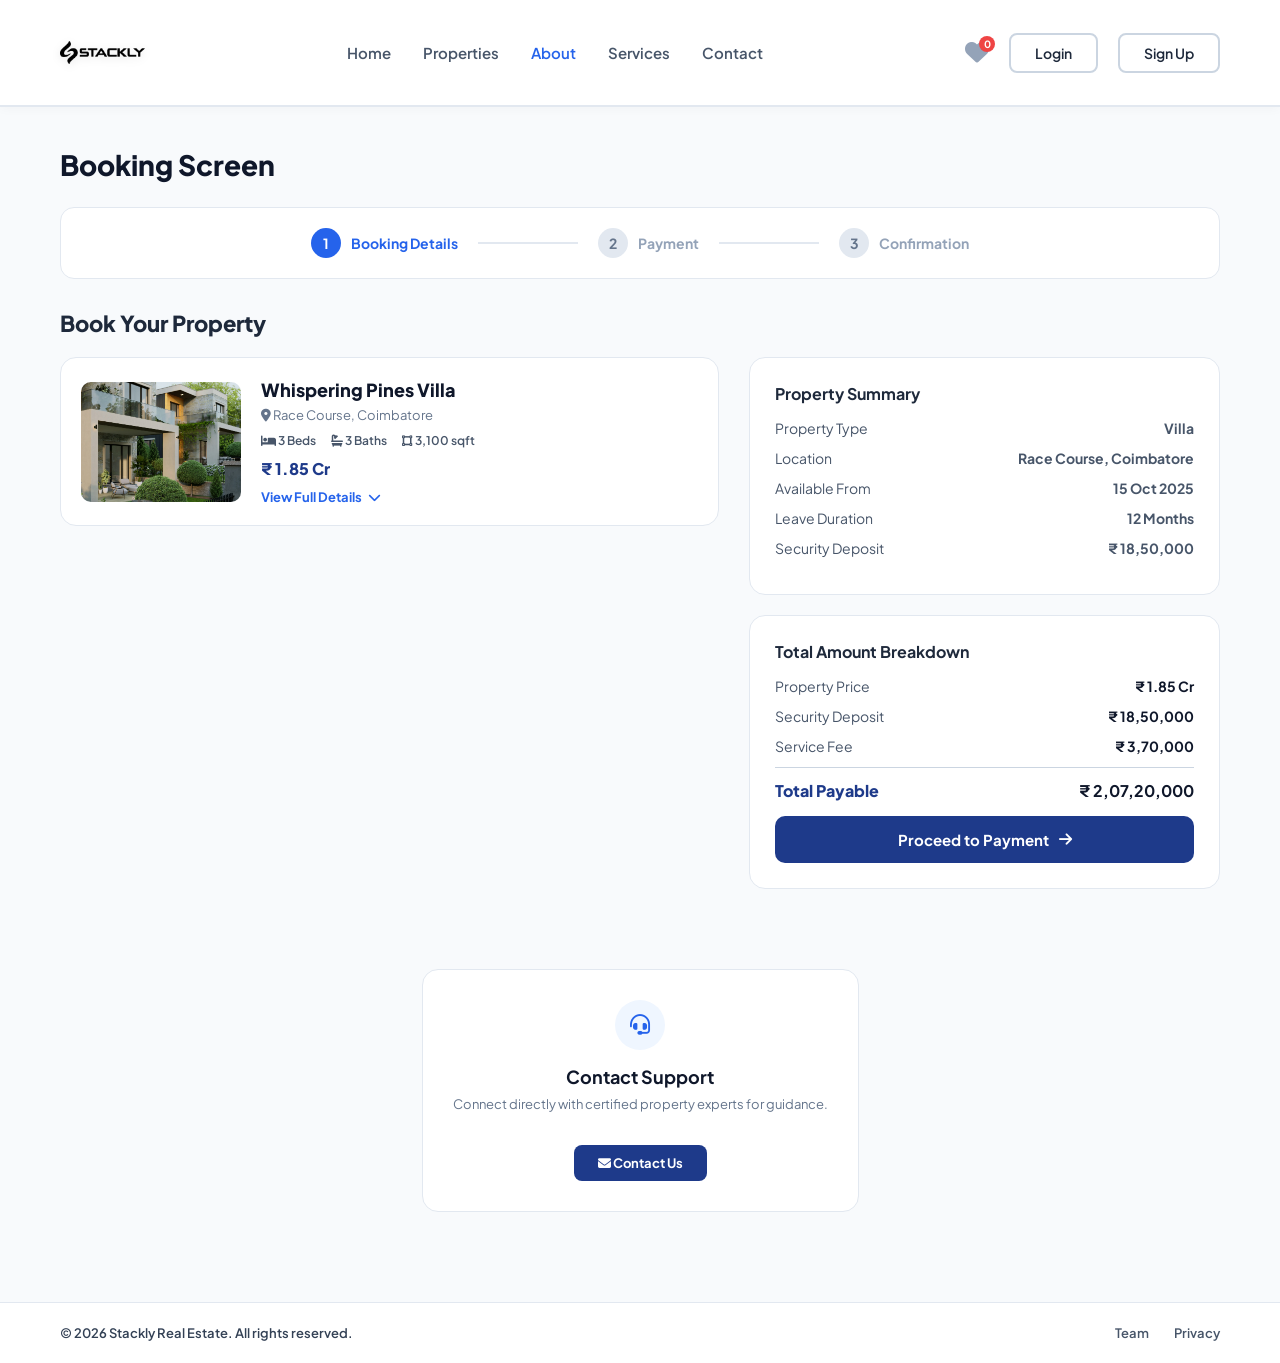
<file: about.html>
<!DOCTYPE html>
<html lang="en">
<head>
    <meta charset="UTF-8">
    <meta name="viewport" content="width=device-width, initial-scale=1.0">
    <title>Stackly - About & Booking</title>
    <link href="https://fonts.googleapis.com/css2?family=Plus+Jakarta+Sans:wght@400;500;600;700;800&display=swap" rel="stylesheet">
    <link rel="stylesheet" href="https://cdnjs.cloudflare.com/ajax/libs/font-awesome/6.4.0/css/all.min.css">
    <link rel="stylesheet" href="css/style.css">
</head>
<body>

         <!-- PRELOADER ANIMATION (Static Dotted Ring - No Rotation, Slow Smooth Load) -->
<div id="preloader" class="preloader-overlay">
    <div class="loader-content">
        <div class="loader-logo-ring">
            <img src="img/logo (2).webp" alt="Stackly Logo" class="loader-logo-img">
        </div>
        <div class="house-animation">
            <i class="fa-solid fa-house-chimney-window house-icon"></i>
        </div>
        <p class="loader-subtitle">Loading Your Dream Spaces...</p>
        
        <div class="progress-bar-container">
            <div class="progress-bar-fill" id="progressFill"></div>
        </div>
        <div class="progress-number" id="progressPercent">0%</div>
    </div>
</div>


    <!-- Header Navigation -->
    <header>
        <div class="logo-container">
            <img src="img/logo (2).webp" alt="Stackly Logo" class="logo-img">
        </div>
        <ul class="nav-links">
            <li><a href="home.html">Home</a></li>
            <li><a href="property-details.html">Properties</a></li>
            <li><a href="about.html" class="active">About</a></li>
            <li><a href="services.html">Services</a></li>
            <li><a href="contact.html">Contact</a></li>
        </ul>
        <div class="header-actions">
            <div class="wishlist-btn-container" id="wishlistBtn" title="Saved Favorites">
                <i class="fa-solid fa-heart wishlist-icon"></i>
                <span class="wishlist-count" id="wishlistCount">0</span>
            </div>
            <a href="login.html" class="btn-nav-login">Login</a>
            <a href="index.html" class="btn-nav-signup">Sign Up</a>
        </div>
    </header>

    <!-- Main Booking Flow Container -->
    <div class="booking-flow-container">
        
        <h1 class="flow-main-title">Booking Screen</h1>

        <!-- Step Wizard Bar -->
        <div class="step-wizard-bar">
            <div class="step-item active" id="stepIndicator1" onclick="switchStep(1)">
                <span class="step-circle">1</span>
                <span class="step-label">Booking Details</span>
            </div>
            <div class="step-line"></div>
            <div class="step-item" id="stepIndicator2" onclick="switchStep(2)">
                <span class="step-circle">2</span>
                <span class="step-label">Payment</span>
            </div>
            <div class="step-line"></div>
            <div class="step-item" id="stepIndicator3" onclick="switchStep(3)">
                <span class="step-circle">3</span>
                <span class="step-label">Confirmation</span>
            </div>
        </div>

        <!-- ================= SECTION 1: BOOKING DETAILS ================= -->
        <div id="bookingSection1" class="workflow-section active">
            <h2 class="section-title-head">Book Your Property</h2>
            
            <div class="booking-grid-layout">
                <!-- Left Column -->
                <div class="booking-left-col">
                    <div class="selected-property-card">
                        <img src="" alt="Property" id="flowPropImg">
                        <div class="flow-prop-info">
                            <h3 id="flowPropTitle">Loading Property...</h3>
                            <p><i class="fa-solid fa-location-dot"></i> <span id="flowPropLoc">Location</span></p>
                            <div class="flow-specs">
                                <span><i class="fa-solid fa-bed"></i> <span id="flowPropBeds">3</span> Beds</span>
                                <span><i class="fa-solid fa-bath"></i> <span id="flowPropBaths">3</span> Baths</span>
                                <span><i class="fa-solid fa-vector-square"></i> <span id="flowPropSqft">2,400</span> sqft</span>
                            </div>
                            <div class="flow-price" id="flowPropPrice">₹ 25,000 /month</div>
                            
                            <!-- View Full Details Toggle Button -->
                            <button type="button" class="btn-view-details" id="viewDetailsBtn" onclick="toggleDetailsView()">
                                <span id="viewDetailsText">View Full Details</span> <i class="fa-solid fa-chevron-down" id="viewIcon"></i>
                            </button>
                        </div>
                    </div>

                    <!-- Hidden by default: Expands ONLY when View Full Details is clicked -->
                    <div id="expandableDetailsBox" class="collapsed-details-panel" style="display: none;">
                        <div class="expandable-inner-content">
                            <p><strong>Property Type:</strong> <span id="detType">Villa</span></p>
                            <p><strong>Description:</strong> <span id="detDesc">High-end architecture and premium community access.</span></p>
                            <p><strong>Selected Amenities:</strong> <span id="detAmenities">Furnished, Swimming Pool, Security, Parking</span></p>
                        </div>

                        <div class="dates-selection-box" style="margin-top: 15px;">
                            <h3>Select Booking Dates & Guest Info</h3>
                            <div class="dates-row">
                                <div class="date-input-group">
                                    <label>Check In Date</label>
                                    <input type="date" id="checkInDate" required>
                                </div>
                                <div class="date-input-group">
                                    <label>Checkout Date</label>
                                    <input type="date" id="checkOutDate" required>
                                </div>
                            </div>

                            <div class="dates-row" style="margin-top: 15px;">
                                <div class="date-input-group">
                                    <label>Full Name</label>
                                    <input type="text" id="guestName" placeholder="Enter Full Name" required>
                                </div>
                                <div class="date-input-group">
                                    <label>Phone Number</label>
                                    <input type="tel" id="guestPhone" placeholder="Enter Phone Number" required>
                                </div>
                            </div>

                            <div class="dates-row" style="margin-top: 15px;">
                                <div class="date-input-group">
                                    <label>Occupation / Work</label>
                                    <input type="text" id="guestWork" placeholder="e.g. IT Developer" required>
                                </div>
                                <div class="date-input-group">
                                    <label>Monthly Salary (₹)</label>
                                    <input type="number" id="guestSalary" placeholder="e.g. 75000" required>
                                </div>
                            </div>

                            <div class="date-input-group" style="margin-top: 15px;">
                                <label>Special Requests / Queries (Mandatory)</label>
                                <textarea id="specialReq" rows="3" placeholder="Enter furnishing needs or queries..." required></textarea>
                                <small id="reqErrorMsg" style="color: #dc2626; display: none; font-weight: 700;">Please fill in special requests to proceed.</small>
                            </div>
                        </div>
                    </div>
                </div>

                <!-- Right Column: Summary & Breakdown matching your screenshots -->
                <div class="booking-right-col">
                    <div class="summary-card">
                        <h3>Property Summary</h3>
                        <div class="summary-row"><span>Property Type</span> <strong id="sumType">Villa</strong></div>
                        <div class="summary-row"><span>Location</span> <strong id="sumLoc">Whitefield, Bangalore</strong></div>
                        <div class="summary-row"><span>Available From</span> <strong>15 Oct 2025</strong></div>
                        <div class="summary-row"><span>Leave Duration</span> <strong>12 Months</strong></div>
                        <div class="summary-row"><span>Security Deposit</span> <strong id="sumDeposit">₹ 2,50,000</strong></div>
                    </div>

                    <div class="total-amount-card">
                        <h3>Total Amount Breakdown</h3>
                        <div class="amount-row"><span id="rentLabel">Property Price</span> <strong id="sumRent">₹ 25,000</strong></div>
                        <div class="amount-row"><span>Security Deposit</span> <strong id="breakdownDeposit">₹ 2,50,000</strong></div>
                        <div class="amount-row"><span>Service Fee</span> <strong id="breakdownService">₹ 5,000</strong></div>
                        <hr style="border: 0; border-top: 1px solid #cbd5e1; margin: 12px 0;">
                        <div class="amount-row total-payable"><span>Total Payable</span> <strong id="totalPayableAmt">₹ 2,80,000</strong></div>
                        
                        <button type="button" class="btn-proceed-pay" id="proceedToPayBtn">Proceed to Payment <i class="fa-solid fa-arrow-right"></i></button>
                    </div>
                </div>
            </div>
        </div>

        <!-- ================= SECTION 2: PAYMENT OPTIONS ================= -->
        <div id="bookingSection2" class="workflow-section">
            <h2 class="section-title-head">Choose Payment Category</h2>
            <p class="section-subtitle-text">Select your preferred payment structure.</p>

            <div class="payment-options-grid">
                <!-- Category 1 -->
                <div class="payment-card-option" id="payCat1" onclick="selectPaymentCategory(1)">
                    <div class="radio-circle"><i class="fa-solid fa-check"></i></div>
                    <div class="pay-cat-content">
                        <h3>Category 1: Half Payment (50% Advance)</h3>
                        <p>Pay half amount now. Remaining balance has a strict <strong>1 Month Deadline</strong> from today's payment date. 
                           <br><span style="color: #dc2626; font-weight: 700;">Status Note: Payment is Incomplete (Pending 2nd Half Balance).</span></p>
                        <div class="pay-breakdown">
                            <span>Pay Now: <strong id="cat1PayNow">₹ 1,40,000</strong></span>
                            <span>Due within 30 Days: <strong id="cat1DueLater">₹ 1,40,000</strong></span>
                        </div>
                    </div>
                </div>

                <!-- Category 2 -->
                <div class="payment-card-option selected" id="payCat2" onclick="selectPaymentCategory(2)">
                    <div class="radio-circle"><i class="fa-solid fa-check"></i></div>
                    <div class="pay-cat-content">
                        <h3>Category 2: Full Payment (100% Upfront)</h3>
                        <p>Pay complete amount now and secure your booking instantly with zero dues remaining.
                           <br><span style="color: #16a34a; font-weight: 700;">Status Note: Payment is Successful & Confirmed.</span></p>
                        <div class="pay-breakdown">
                            <span>Pay Total Now: <strong id="cat2PayNow">₹ 2,80,000</strong></span>
                            <span style="color: #16a34a; font-weight: 700;">Confirmed Status</span>
                        </div>
                    </div>
                </div>
            </div>

            <div class="payment-action-row">
                <button type="button" class="btn-back-step" onclick="switchStep(1)"><i class="fa-solid fa-arrow-left"></i> Back</button>
                <button type="button" class="btn-proceed-pay" id="confirmPaymentBtn">Complete Secure Payment <i class="fa-solid fa-shield-check"></i></button>
            </div>
        </div>

        <!-- ================= SECTION 3: CONFIRMATION ================= -->
        <div id="bookingSection3" class="workflow-section">
            <div class="confirmation-success-box">
                <div class="success-icon-ring"><i class="fa-solid fa-circle-check"></i></div>
                <h2>Booking Confirmed Successfully!</h2>
                <p>Your property reservation and payment transaction have been successfully recorded with complete details.</p>

                <div class="user-booking-receipt-card" id="receiptCardDetails">
                    <!-- Injected via JS after payment -->
                </div>

                <div class="receipt-buttons-row">
                    <button type="button" class="btn-proceed-pay" onclick="window.print()"><i class="fa-solid fa-print"></i> Print / Save Receipt</button>
                    <a href="home.html" class="btn-back-step" style="text-decoration: none; text-align: center; display: inline-flex; align-items: center; justify-content: center;">Back to Home</a>
                </div>
            </div>
        </div>

    </div>

    <!-- Contact Support Section -->
    <div class="help-box-clean" id="contactSection" style="max-width: 1200px; margin: 40px auto; background: #fff; border-radius: 16px; padding: 30px; text-align: center; border: 1px solid #e2e8f0;">
        <div class="help-icon-circle" style="width: 50px; height: 50px; background: #eff6ff; color: #2563eb; border-radius: 50%; display: flex; align-items: center; justify-content: center; margin: 0 auto 15px; font-size: 20px;"><i class="fa-solid fa-headset"></i></div>
        <h3>Contact Support</h3>
        <p>Connect directly with certified property experts for guidance.</p>
        <a href="mailto:support@stackly.com" class="btn-help-contact" style="display: inline-block; margin-top: 15px; background: #1e3a8a; color: #fff; padding: 10px 24px; border-radius: 8px; text-decoration: none; font-weight: 700;"><i class="fa-solid fa-envelope"></i> Contact Us</a>
    </div>

    <!-- Footer -->
    <footer>
        <div class="footer-copy-right">&copy; 2026 Stackly Real Estate. All rights reserved.</div>
        <div class="footer-links-right"><a href="about.html">Team</a><a href="#">Privacy</a></div>
    </footer>

    <script src="js/main.js"></script>
</body>
</html>
</file>
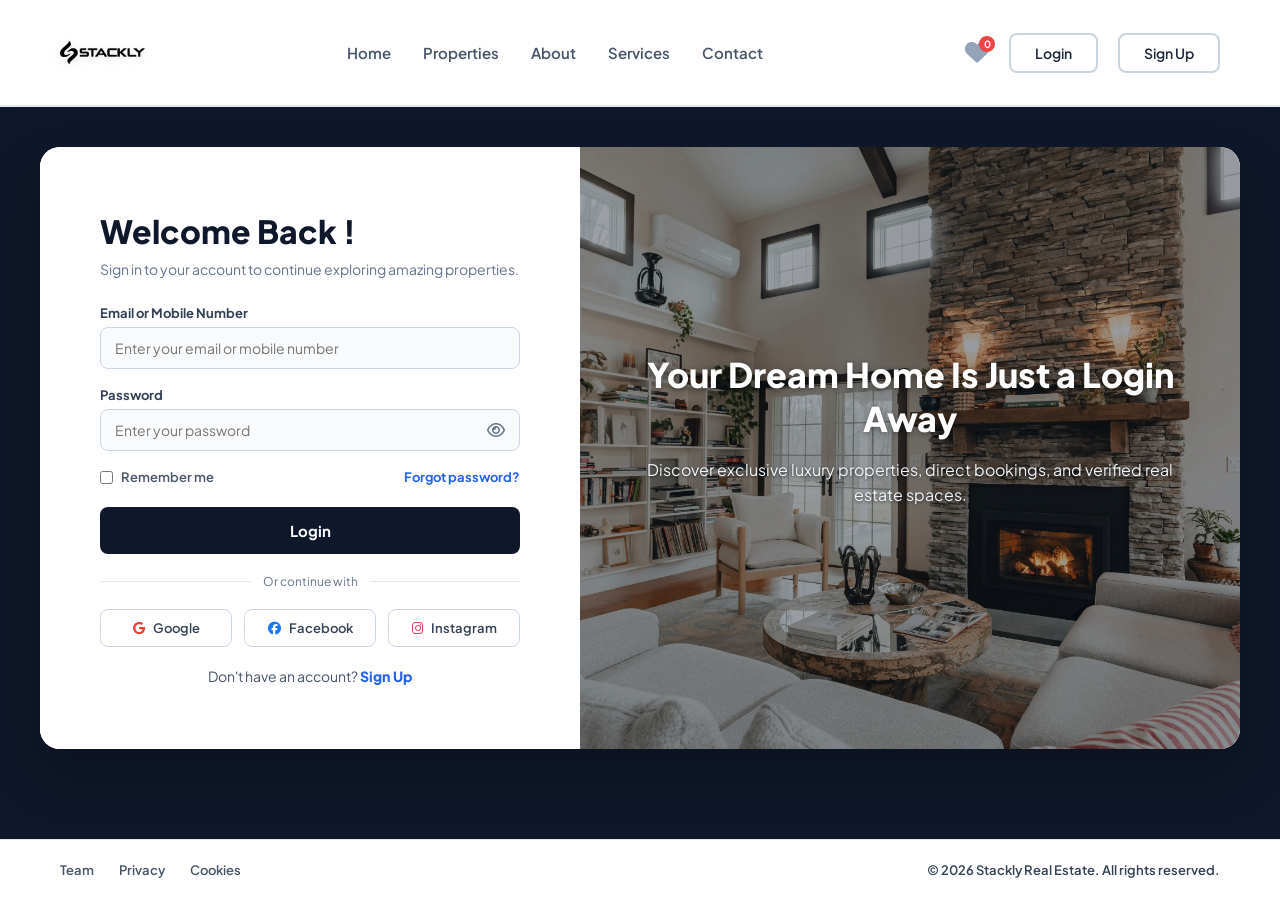
<file: login.html>
<!DOCTYPE html>
<html lang="en">
<head>
    <meta charset="UTF-8">
    <meta name="viewport" content="width=device-width, initial-scale=1.0">
    <title>Stackly - Login</title>
    <!-- Google Fonts -->
    <link href="https://fonts.googleapis.com/css2?family=Plus+Jakarta+Sans:wght@400;500;600;700;800&display=swap" rel="stylesheet">
    <!-- Font Awesome Icons -->
    <link rel="stylesheet" href="https://cdnjs.cloudflare.com/ajax/libs/font-awesome/6.4.0/css/all.min.css">
    <!-- Custom CSS -->
    <link rel="stylesheet" href="css/style.css">
</head>
<body class="auth-body">

   <!-- PRELOADER ANIMATION (Static Dotted Ring - No Rotation, Slow Smooth Load) -->
<div id="preloader" class="preloader-overlay">
    <div class="loader-content">
        <div class="loader-logo-ring">
            <img src="img/logo (2).webp" alt="Stackly Logo" class="loader-logo-img">
        </div>
        <div class="house-animation">
            <i class="fa-solid fa-house-chimney-window house-icon"></i>
        </div>
        <p class="loader-subtitle">Loading Your Dream Spaces...</p>
        
        <div class="progress-bar-container">
            <div class="progress-bar-fill" id="progressFill"></div>
        </div>
        <div class="progress-number" id="progressPercent">0%</div>
    </div>
</div>
    <!-- Top Navigation Header -->
    <header>
        <div class="logo-container">
            <img src="img/logo (2).webp" alt="Stackly Logo" class="logo-img">
        </div>

        <ul class="nav-links">
            <li><a href="home.html">Home</a></li>
            <li><a href="property-details.html">Properties</a></li>
            <li><a href="#about">About</a></li>
            <li><a href="#services">Services</a></li>
            <li><a href="#contact">Contact</a></li>
        </ul>

        <div class="header-actions">
            <div class="wishlist-btn-container" id="wishlistBtn" title="Saved Favorites">
                <i class="fa-solid fa-heart wishlist-icon"></i>
                <span class="wishlist-count" id="wishlistCount">0</span>
            </div>
            <a href="login.html" class="btn-nav-login active-login">Login</a>
            <a href="index.html" class="btn-nav-signup inactive-signup">Sign Up</a>
        </div>
    </header>

    <!-- Main Container -->
    <div class="container auth-container">
        <!-- Left Side: Login Form -->
        <div class="login-section">
            <h1 class="page-title">Welcome Back !</h1>
            <p class="subtitle">Sign in to your account to continue exploring amazing properties.</p>

            <form action="home.html" method="GET">
                <div class="form-group">
                    <label for="email">Email or Mobile Number</label>
                    <div class="input-box">
                        <input type="text" id="email" placeholder="Enter your email or mobile number" required>
                    </div>
                </div>

                <div class="form-group">
                    <label for="password">Password</label>
                    <div class="input-box">
                        <input type="password" id="password" placeholder="Enter your password" required>
                        <i class="fa-regular fa-eye toggle-password" id="togglePassword"></i>
                    </div>
                </div>

                <div class="options-row">
                    <label class="remember-me">
                        <input type="checkbox"> Remember me
                    </label>
                    <a href="#" class="forgot-pass" id="openForgotModal">Forgot password?</a>
                </div>

                <button type="submit" class="btn-login">Login</button>
            </form>

            <div class="divider">
                <span>Or continue with</span>
            </div>

            <div class="social-login">
                <a href="https://google.com" target="_blank" class="social-btn">
                    <i class="fa-brands fa-google" style="color: #ea4335;"></i> Google
                </a>
                <a href="https://facebook.com" target="_blank" class="social-btn">
                    <i class="fa-brands fa-facebook" style="color: #1877f2;"></i> Facebook
                </a>
                <a href="https://instagram.com" target="_blank" class="social-btn">
                    <i class="fa-brands fa-instagram" style="color: #e4405f;"></i> Instagram
                </a>
            </div>

            <p class="signup-text">
                Don't have an account? <a href="index.html">Sign Up</a>
            </p>
        </div>

        <!-- Right Side: Bright Visual Banner -->
        <div class="hero-section auth-hero login-bg-banner">
            <div class="hero-overlay-light"></div>
            <div class="hero-content">
                <h2>Your Dream Home Is Just a Login Away</h2>
                <p>Discover exclusive luxury properties, direct bookings, and verified real estate spaces.</p>
            </div>
        </div>
    </div>

    <!-- Footer -->
    <footer>
        <div class="footer-links-left">
            <a href="#">Team</a>
            <a href="#">Privacy</a>
            <a href="#">Cookies</a>
        </div>
        <div class="footer-copy-right">
            &copy; 2026 Stackly Real Estate. All rights reserved.
        </div>
    </footer>

    <script src="js/main.js"></script>
</body>
</html>
</file>
<file: css/style.css>
* {
    margin: 0;
    padding: 0;
    box-sizing: border-box;
    font-family: 'Plus Jakarta Sans', sans-serif;
}

body {
    background-color: #f8fafc;
    color: #0f172a;
    min-height: 100vh;
    display: flex;
    flex-direction: column;
}

.auth-body {
    background-color: #0f172a;
}

/* ===================================================
   INNOVATIVE LUXURY REAL ESTATE PRELOADER
=================================================== */
#preloader {
    position: fixed;
    top: 0; left: 0;
    width: 100%; height: 100%;
    background: radial-gradient(circle at center, #1e293b 0%, #0f172a 100%);
    z-index: 9999;
    display: flex;
    justify-content: center;
    align-items: center;
    color: #ffffff;
    transition: opacity 0.6s ease, visibility 0.6s ease;
}

#preloader.fade-out {
    opacity: 0;
    visibility: hidden;
}

.loader-content {
    text-align: center;
    max-width: 320px;
    width: 100%;
}

.loader-logo-ring {
    position: relative;
    width: 120px;
    height: 120px;
    margin: 0 auto 15px;
    display: flex;
    align-items: center;
    justify-content: center;
    background: rgba(255, 255, 255, 0.05);
    border-radius: 50%;
    backdrop-filter: blur(10px);
    box-shadow: 0 0 30px rgba(56, 189, 248, 0.2);
}

.loader-logo-ring::before {
    content: '';
    position: absolute;
    top: -4px; left: -4px; right: -4px; bottom: -4px;
    border: 2px dashed #38bdf8;
    border-radius: 50%;
    animation: rotateDashed 10s linear infinite;
}

@keyframes rotateDashed {
    0% { transform: rotate(0deg); }
    100% { transform: rotate(360deg); }
}

.loader-logo-img {
    width: 80px;
    height: 80px;
    object-fit: contain;
    filter: drop-shadow(0 4px 8px rgba(0,0,0,0.3));
}

.house-animation {
    font-size: 30px;
    color: #38bdf8;
    margin-bottom: 8px;
    animation: houseFloat 1.8s ease-in-out infinite alternate;
}

@keyframes houseFloat {
    0% { transform: translateY(0); }
    100% { transform: translateY(-8px); }
}

.loader-subtitle {
    font-size: 13px;
    color: #94a3b8;
    margin-bottom: 25px;
    letter-spacing: 1px;
    font-weight: 500;
}

.progress-bar-container {
    width: 100%;
    height: 6px;
    background: rgba(255, 255, 255, 0.1);
    border-radius: 10px;
    overflow: hidden;
    margin-bottom: 10px;
}

.progress-bar-fill {
    width: 0%;
    height: 100%;
    background: linear-gradient(90deg, #2563eb, #38bdf8);
    border-radius: 10px;
    transition: width 0.1s linear;
}

.progress-number {
    font-size: 16px;
    font-weight: 800;
    color: #38bdf8;
}

/* ===================================================
   HEADER & NAVIGATION
=================================================== */
header {
    display: flex;
    justify-content: space-between;
    align-items: center;
    padding: 10px 60px;
    background: #ffffff;
    border-bottom: 2px solid #e2e8f0;
    box-shadow: 0 2px 10px rgba(0,0,0,0.03);
    position: sticky;
    top: 0;
    z-index: 100;
}

.logo-container {
    display: flex;
    align-items: center;
}

.logo-img {
    width: 90px;
    height: 90px;
    object-fit: contain;
    filter: drop-shadow(0px 2px 4px rgba(0,0,0,0.1));
}

.nav-links {
    display: flex;
    align-items: center;
    gap: 35px;
    list-style: none;
}

.nav-links a {
    text-decoration: none;
    color: #475569;
    font-weight: 600;
    font-size: 15px;
    transition: color 0.3s;
}

.nav-links a:hover {
    color: #2563eb;
}

.header-actions {
    display: flex;
    align-items: center;
    gap: 20px;
}

.wishlist-btn-container {
    position: relative;
    cursor: pointer;
}

.wishlist-icon {
    font-size: 24px;
    color: #94a3b8;
    transition: color 0.2s;
}

.wishlist-icon.active {
    color: #ef4444;
}

.wishlist-count {
    position: absolute;
    top: -2px; right: -4px;
    background: #ef4444;
    color: #ffffff;
    font-size: 10px;
    font-weight: 700;
    width: 16px; height: 16px;
    border-radius: 50%;
    display: flex; align-items: center; justify-content: center;
}

.btn-nav-login, .btn-nav-signup {
    padding: 9px 24px;
    border-radius: 8px;
    font-weight: 600;
    font-size: 14px;
    text-decoration: none;
    transition: all 0.3s;
}

.inactive-login, .inactive-signup {
    border: 2px solid #cbd5e1;
    background: transparent;
    color: #1e293b;
}

.active-login, .active-signup {
    border: 2px solid #1e3a8a;
    background: #1e3a8a;
    color: #ffffff;
}

/* ===================================================
   GLASSMORPHIC AUTH CONTAINER & BRIGHT IMAGES
=================================================== */
.auth-container {
    display: flex;
    flex: 1;
    max-width: 1200px;
    margin: 40px auto;
    border-radius: 20px;
    overflow: hidden;
    box-shadow: 0 25px 50px rgba(0,0,0,0.25);
    background: #ffffff;
}

.login-section {
    width: 45%;
    padding: 50px 60px;
    background: #ffffff;
    display: flex;
    flex-direction: column;
    justify-content: center;
}

.page-title {
    font-size: 32px;
    font-weight: 800;
    color: #0f172a;
    margin-bottom: 8px;
}

.subtitle {
    color: #64748b;
    font-size: 14px;
    margin-bottom: 25px;
    line-height: 1.5;
}

.form-group {
    margin-bottom: 18px;
}

.form-group label {
    display: block;
    font-size: 13px;
    font-weight: 700;
    margin-bottom: 6px;
    color: #334155;
}

.input-box {
    position: relative;
    width: 100%;
}

.input-box input {
    width: 100%;
    padding: 12px 16px;
    border: 1px solid #cbd5e1;
    border-radius: 8px;
    font-size: 14px;
    outline: none;
    background-color: #f8fafc;
}

.input-box input:focus {
    border-color: #2563eb;
    background-color: #ffffff;
}

.toggle-password {
    position: absolute;
    right: 15px;
    top: 50%;
    transform: translateY(-50%);
    cursor: pointer;
    color: #64748b;
}

.options-row {
    display: flex;
    justify-content: space-between;
    align-items: center;
    margin-bottom: 22px;
    font-size: 13px;
}

.remember-me {
    display: flex;
    align-items: center;
    gap: 8px;
    color: #475569;
    font-weight: 600;
}

.forgot-pass {
    color: #2563eb;
    text-decoration: none;
    font-weight: 700;
}

.btn-login {
    width: 100%;
    padding: 14px;
    background: #0f172a;
    color: #ffffff;
    border: none;
    border-radius: 8px;
    font-size: 15px;
    font-weight: 700;
    cursor: pointer;
    margin-bottom: 20px;
    transition: background 0.3s;
}

.btn-login:hover {
    background: #1e293b;
}

.divider {
    display: flex;
    align-items: center;
    text-align: center;
    color: #64748b;
    font-size: 12px;
    margin-bottom: 20px;
}

.divider::before, .divider::after {
    content: '';
    flex: 1;
    border-bottom: 1px solid #e2e8f0;
}

.divider span {
    padding: 0 12px;
}

.social-login {
    display: flex;
    gap: 12px;
    margin-bottom: 20px;
}

.social-btn {
    flex: 1;
    display: flex;
    align-items: center;
    justify-content: center;
    gap: 8px;
    padding: 10px;
    border: 1px solid #cbd5e1;
    border-radius: 8px;
    background: #ffffff;
    cursor: pointer;
    font-size: 13px;
    font-weight: 600;
    text-decoration: none;
    color: #334155;
}

.signup-text {
    text-align: center;
    font-size: 14px;
    color: #475569;
}

.signup-text a {
    color: #2563eb;
    text-decoration: none;
    font-weight: 800;
}

/* Bright Banner Backgrounds without Dull Overlays */
.auth-hero {
    width: 55%;
    position: relative;
    display: flex;
    align-items: center;
    padding: 60px;
}

.login-bg-banner {
    background: url('../img/clay-banks-364plyVT2eQ-unsplash.webp') center/cover no-repeat;
}

.signup-bg-banner {
    background: url('../img/francesca-tosolini-Gu4R-0lwXvk-unsplash.webp') center/cover no-repeat;
}

.hero-overlay-light {
    position: absolute;
    top: 0; left: 0;
    width: 100%; height: 100%;
    background: rgba(15, 23, 42, 0.35); /* Very light clear shade so images remain bright and natural */
}

.hero-content {
    position: relative;
    z-index: 2;
    color: #ffffff;
}

.hero-content h2 {
    font-size: 34px;
    font-weight: 800;
    line-height: 1.3;
    margin-bottom: 15px;
    text-shadow: 0 2px 6px rgba(0,0,0,0.4);
}

.hero-content p {
    font-size: 16px;
    color: #f1f5f9;
    line-height: 1.6;
    text-shadow: 0 1px 3px rgba(0,0,0,0.4);
}

/* Footer Links */
footer {
    display: flex;
    justify-content: space-between;
    align-items: center;
    padding: 22px 60px;
    background: #ffffff;
    border-top: 1px solid #e2e8f0;
    font-size: 13px;
    color: #64748b;
}

.footer-links-left {
    display: flex;
    gap: 25px;
}

.footer-links-left a {
    text-decoration: none;
    color: #475569;
    font-weight: 600;
}

.footer-copy-right {
    font-weight: 600;
    color: #334155;
}
/* ==========================================
   STACKLY REAL ESTATE - HOME PAGE STYLES
========================================== */

/* 1. Reset & Base Styles */
* {
    margin: 0;
    padding: 0;
    box-sizing: border-box;
    font-family: 'Plus Jakarta Sans', sans-serif;
}

body {
    background-color: #f8fafc;
    color: #0f172a;
    min-height: 100vh;
}

/* 2. Preloader Styles */
#preloader {
    position: fixed;
    top: 0;
    left: 0;
    width: 100%;
    height: 100%;
    background: #0f172a;
    z-index: 9999;
    display: flex;
    justify-content: center;
    align-items: center;
    color: #fff;
    transition: opacity 0.5s ease, visibility 0.5s ease;
}

#preloader.fade-out {
    opacity: 0;
    visibility: hidden;
}

.loader-content {
    text-align: center;
    max-width: 320px;
    width: 100%;
}

.loader-logo-ring {
    width: 110px;
    height: 110px;
    margin: 0 auto 15px;
    display: flex;
    align-items: center;
    justify-content: center;
    background: rgba(255, 255, 255, 0.05);
    border-radius: 50%;
}

.loader-logo-img {
    width: 75px;
    height: 75px;
    object-fit: contain;
}

.house-animation {
    font-size: 28px;
    color: #38bdf8;
    margin-bottom: 8px;
}

.loader-subtitle {
    font-size: 13px;
    color: #94a3b8;
    margin-bottom: 22px;
}

.progress-bar-container {
    width: 100%;
    height: 6px;
    background: rgba(255, 255, 255, 0.1);
    border-radius: 10px;
    overflow: hidden;
    margin-bottom: 10px;
}

.progress-bar-fill {
    width: 0%;
    height: 100%;
    background: linear-gradient(90deg, #2563eb, #38bdf8);
    border-radius: 10px;
    transition: width 0.1s linear;
}

.progress-number {
    font-size: 15px;
    font-weight: 800;
    color: #38bdf8;
}

/* 3. Header Styles */
header {
    display: flex;
    justify-content: space-between;
    align-items: center;
    padding: 10px 60px;
    background: #fff;
    border-bottom: 2px solid #e2e8f0;
    position: sticky;
    top: 0;
    z-index: 100;
}

.logo-container {
    display: flex;
    align-items: center;
}

.logo-img {
    width: 85px;
    height: 85px;
    object-fit: contain;
}

.nav-links {
    display: flex;
    align-items: center;
    gap: 32px;
    list-style: none;
}

.nav-links a {
    text-decoration: none;
    color: #475569;
    font-weight: 600;
    font-size: 15px;
    transition: color 0.3s;
}

.nav-links a:hover,
.nav-links a.active {
    color: #2563eb;
}

.header-actions {
    display: flex;
    align-items: center;
    gap: 20px;
}

.wishlist-btn-container {
    position: relative;
    cursor: pointer;
}

.wishlist-icon {
    font-size: 24px;
    color: #94a3b8;
}

.wishlist-icon.active {
    color: #ef4444;
}

.wishlist-count {
    position: absolute;
    top: -4px;
    right: -6px;
    background: #ef4444;
    color: #fff;
    font-size: 10px;
    font-weight: 700;
    width: 16px;
    height: 16px;
    border-radius: 50%;
    display: flex;
    align-items: center;
    justify-content: center;
}

.btn-nav-login,
.btn-nav-signup {
    padding: 9px 24px;
    border-radius: 8px;
    font-weight: 600;
    font-size: 14px;
    text-decoration: none;
    border: 2px solid #cbd5e1;
    background: transparent;
    color: #1e293b;
}

/* 4. Marquee Strip Styles */
.marquee-strip {
    background: #0f172a;
    color: #94a3b8;
    overflow: hidden;
    padding: 10px 0;
    font-size: 13px;
    font-weight: 600;
}

.marquee-track {
    display: flex;
    gap: 50px;
    width: max-content;
    animation: marqueeScroll 22s linear infinite;
}

@keyframes marqueeScroll {
    0% { transform: translateX(0); }
    100% { transform: translateX(-50%); }
}

.marquee-track span {
    display: flex;
    align-items: center;
    gap: 8px;
}

/* 5. Hero Section Styles */
.hero-section {
    position: relative;
    min-height: 520px;
    display: flex;
    align-items: center;
    padding: 60px;
    color: #fff;
}

.hero-bg-wrapper {
    position: absolute;
    top: 0;
    left: 0;
    width: 100%;
    height: 100%;
}

.hero-img {
    width: 100%;
    height: 100%;
    object-fit: cover;
}

.hero-content {
    position: relative;
    z-index: 2;
    max-width: 920px;
    margin: 0 auto;
    text-align: center;
}

.hero-content h1 {
    font-size: 42px;
    font-weight: 800;
    line-height: 1.25;
    margin-bottom: 15px;
    text-shadow: 0 2px 4px rgba(0, 0, 0, 0.6);
}

.hero-content p {
    font-size: 16px;
    color: #f1f5f9;
    margin-bottom: 35px;
    text-shadow: 0 1px 3px rgba(0, 0, 0, 0.6);
}

/* 6. Search Widget Styles */
.search-widget {
    background: #fff;
    padding: 22px;
    border-radius: 14px;
    display: flex;
    gap: 15px;
    align-items: center;
    box-shadow: 0 15px 35px rgba(0, 0, 0, 0.25);
}

.search-col {
    flex: 1;
    display: flex;
    flex-direction: column;
    text-align: left;
}

.search-col label {
    font-size: 12px;
    font-weight: 700;
    color: #475569;
    margin-bottom: 6px;
}

.search-col select {
    padding: 10px;
    border: 1px solid #cbd5e1;
    border-radius: 8px;
    outline: none;
    font-size: 13px;
    background: #f8fafc;
    color: #0f172a;
}

.btn-search-trigger {
    background: #1e3a8a;
    color: #fff;
    padding: 12px 28px;
    border: none;
    border-radius: 8px;
    font-weight: 700;
    cursor: pointer;
    margin-top: 18px;
    transition: background 0.3s;
}

.btn-search-trigger:hover {
    background: #1d4ed8;
}

/* 7. Stats Section Styles */
.stats-section {
    display: flex;
    justify-content: space-around;
    background: #0f172a;
    color: #fff;
    padding: 30px 60px;
    text-align: center;
}

.stat-card h3 {
    font-size: 28px;
    color: #38bdf8;
    font-weight: 800;
}

.stat-card p {
    font-size: 13px;
    color: #94a3b8;
}

/* 8. Properties Grid Styles */
.properties-section {
    padding: 50px 60px;
}

.section-title-row {
    display: flex;
    justify-content: space-between;
    align-items: center;
    margin-bottom: 30px;
}

.section-title-row h2 {
    font-size: 28px;
    font-weight: 800;
}

.section-title-row p {
    font-size: 14px;
    color: #64748b;
}

.link-view-all {
    color: #2563eb;
    text-decoration: none;
    font-weight: 700;
}

.properties-grid {
    display: grid;
    grid-template-columns: repeat(3, 1fr);
    gap: 22px;
}

.property-card {
    background: #fff;
    border: 1px solid #e2e8f0;
    border-radius: 14px;
    overflow: hidden;
    transition: transform 0.3s, box-shadow 0.3s;
}

.property-card:hover {
    transform: translateY(-6px);
    box-shadow: 0 15px 30px rgba(0, 0, 0, 0.08);
}

.card-media {
    position: relative;
    height: 190px;
}

.card-media img {
    width: 100%;
    height: 100%;
    object-fit: cover;
}

.property-tag {
    position: absolute;
    top: 12px;
    left: 12px;
    padding: 4px 10px;
    border-radius: 6px;
    font-size: 11px;
    font-weight: 700;
    color: #fff;
}

.property-tag.sale { background: #16a34a; }
.property-tag.rent { background: #2563eb; }

.card-body {
    padding: 18px;
}

.card-location {
    font-size: 12px;
    color: #64748b;
    margin-bottom: 6px;
}

.card-body h3 {
    font-size: 17px;
    font-weight: 700;
    margin-bottom: 12px;
}

.card-features {
    display: flex;
    gap: 12px;
    font-size: 12px;
    color: #475569;
    margin-bottom: 15px;
}

.card-foot {
    display: flex;
    justify-content: space-between;
    align-items: center;
    border-top: 1px solid #f1f5f9;
    padding-top: 12px;
}

.card-price {
    font-size: 17px;
    font-weight: 800;
    color: #1e3a8a;
}

.btn-card-action {
    width: 32px;
    height: 32px;
    border-radius: 50%;
    background: #1e3a8a;
    color: #fff;
    display: flex;
    align-items: center;
    justify-content: center;
    text-decoration: none;
}

/* 9. Promo Banner Styles */
.promo-section {
    display: flex;
    gap: 25px;
    padding: 0 60px 50px;
}

.promo-banner {
    flex: 3;
    background: #eef2ff;
    border-radius: 14px;
    display: flex;
    overflow: hidden;
    border: 1px solid #e0e7ff;
}

.promo-text {
    padding: 40px;
    flex: 1;
}

.promo-label {
    background: #dcfce7;
    color: #16a34a;
    font-size: 11px;
    font-weight: 700;
    padding: 4px 10px;
    border-radius: 4px;
}

.promo-text h2 {
    font-size: 26px;
    font-weight: 800;
    margin: 12px 0;
}

.promo-text p {
    font-size: 14px;
    color: #475569;
    margin-bottom: 20px;
}

.promo-btn-group {
    display: flex;
    gap: 12px;
}

.btn-promo-explore {
    background: #0f172a;
    color: #fff;
    padding: 10px 20px;
    border-radius: 8px;
    text-decoration: none;
    font-size: 13px;
    font-weight: 700;
}

.btn-add-launch {
    background: #1e3a8a;
    color: #fff;
    padding: 10px 20px;
    border-radius: 8px;
    border: none;
    font-size: 13px;
    font-weight: 700;
    cursor: pointer;
}

.promo-img-box {
    flex: 1;
}

.promo-img-box img {
    width: 100%;
    height: 100%;
    object-fit: cover;
}

.help-box-clean {
    flex: 1;
    background: #fff;
    border: 1px solid #e2e8f0;
    border-radius: 14px;
    padding: 30px;
    text-align: center;
    display: flex;
    flex-direction: column;
    align-items: center;
    justify-content: center;
}

.help-icon-circle {
    width: 55px;
    height: 55px;
    background: #eff6ff;
    color: #2563eb;
    border-radius: 50%;
    display: flex;
    align-items: center;
    justify-content: center;
    font-size: 22px;
    margin-bottom: 12px;
}

.help-box-clean h3 {
    font-size: 18px;
    font-weight: 700;
    margin-bottom: 8px;
}

.help-box-clean p {
    font-size: 13px;
    color: #64748b;
    margin-bottom: 18px;
}

.btn-help-contact {
    background: #1e3a8a;
    color: #fff;
    padding: 10px 22px;
    border-radius: 8px;
    text-decoration: none;
    font-size: 13px;
    font-weight: 700;
}

/* 10. Categories Marquee Styles */
.categories-section {
    padding: 0 60px 60px;
}

.marquee-categories-wrapper {
    overflow: hidden;
    padding: 10px 0;
}

.marquee-categories-track {
    display: flex;
    gap: 20px;
    width: max-content;
    animation: catMarquee 25s linear infinite;
}

@keyframes catMarquee {
    0% { transform: translateX(0); }
    100% { transform: translateX(-50%); }
}

.cat-card {
    min-width: 260px;
    background: #fff;
    border: 1px solid #e2e8f0;
    border-radius: 10px;
    padding: 12px;
    display: flex;
    align-items: center;
    gap: 12px;
}

.cat-card img {
    width: 55px;
    height: 55px;
    border-radius: 8px;
    object-fit: cover;
}

.cat-details h4 {
    font-size: 14px;
    font-weight: 700;
}

.cat-details p {
    font-size: 11px;
    color: #64748b;
}

/* 11. Modal Dialog Styles */
.modal {
    display: none;
    position: fixed;
    top: 0;
    left: 0;
    width: 100%;
    height: 100%;
    background: rgba(15, 23, 42, 0.7);
    z-index: 999;
    justify-content: center;
    align-items: center;
}

.modal.active {
    display: flex;
}

.modal-content {
    background: #fff;
    padding: 35px;
    border-radius: 16px;
    max-width: 520px;
    width: 100%;
    position: relative;
}

.close-modal {
    position: absolute;
    top: 15px;
    right: 20px;
    font-size: 24px;
    cursor: pointer;
    color: #64748b;
}

.modal-subtitle {
    font-size: 13px;
    color: #64748b;
    margin-bottom: 20px;
}

.modal-form-group {
    margin-bottom: 14px;
}

.modal-form-group label {
    display: block;
    font-size: 12px;
    font-weight: 700;
    margin-bottom: 4px;
}

.modal-form-group input,
.modal-form-group select {
    width: 100%;
    padding: 10px;
    border: 1px solid #cbd5e1;
    border-radius: 8px;
    font-size: 13px;
}

.modal-form-row {
    display: flex;
    gap: 12px;
}

.modal-form-row .modal-form-group {
    flex: 1;
}

.btn-submit-launch {
    width: 100%;
    padding: 12px;
    background: #1e3a8a;
    color: #fff;
    border: none;
    border-radius: 8px;
    font-weight: 700;
    cursor: pointer;
    margin-top: 10px;
}

/* 12. Footer Styles */
footer {
    display: flex;
    justify-content: space-between;
    align-items: center;
    padding: 22px 60px;
    background: #fff;
    border-top: 1px solid #e2e8f0;
    font-size: 13px;
    color: #64748b;
}

.footer-links-left {
    display: flex;
    gap: 25px;
}

.footer-links-left a {
    text-decoration: none;
    color: #475569;
    font-weight: 600;
}

.footer-copy-right {
    font-weight: 600;
    color: #334155;
}
/* ==========================================
   STACKLY - PROPERTY DETAILS CSS STYLES
========================================== */
* { margin: 0; padding: 0; box-sizing: border-box; font-family: 'Plus Jakarta Sans', sans-serif; }
body { background-color: #f8fafc; color: #0f172a; min-height: 100vh; display: flex; flex-direction: column; }

#preloader { position: fixed; top: 0; left: 0; width: 100%; height: 100%; background: #0f172a; z-index: 9999; display: flex; justify-content: center; align-items: center; color: #fff; transition: opacity 0.5s ease, visibility 0.5s ease; }
#preloader.fade-out { opacity: 0; visibility: hidden; }
.loader-content { text-align: center; max-width: 320px; width: 100%; }
.loader-logo-ring { width: 110px; height: 110px; margin: 0 auto 15px; display: flex; align-items: center; justify-content: center; background: rgba(255,255,255,0.05); border-radius: 50%; }
.loader-logo-img { width: 75px; height: 75px; object-fit: contain; }
.house-animation { font-size: 28px; color: #38bdf8; margin-bottom: 8px; }
.loader-subtitle { font-size: 13px; color: #94a3b8; margin-bottom: 22px; }
.progress-bar-container { width: 100%; height: 6px; background: rgba(255,255,255,0.1); border-radius: 10px; overflow: hidden; margin-bottom: 10px; }
.progress-bar-fill { width: 0%; height: 100%; background: linear-gradient(90deg, #2563eb, #38bdf8); border-radius: 10px; transition: width 0.1s linear; }
.progress-number { font-size: 15px; font-weight: 800; color: #38bdf8; }

header { display: flex; justify-content: space-between; align-items: center; padding: 10px 60px; background: #fff; border-bottom: 2px solid #e2e8f0; position: sticky; top: 0; z-index: 100; }
.logo-container { display: flex; align-items: center; }
.logo-img { width: 85px; height: 85px; object-fit: contain; }
.nav-links { display: flex; align-items: center; gap: 32px; list-style: none; }
.nav-links a { text-decoration: none; color: #475569; font-weight: 600; font-size: 15px; transition: color 0.3s; }
.nav-links a:hover, .nav-links a.active { color: #2563eb; }
.header-actions { display: flex; align-items: center; gap: 20px; }
.wishlist-btn-container { position: relative; cursor: pointer; }
.wishlist-icon { font-size: 24px; color: #94a3b8; }
.wishlist-icon.active { color: #ef4444; }
.wishlist-count { position: absolute; top: -4px; right: -6px; background: #ef4444; color: #fff; font-size: 10px; font-weight: 700; width: 16px; height: 16px; border-radius: 50%; display: flex; align-items: center; justify-content: center; }
.btn-nav-login, .btn-nav-signup { padding: 9px 24px; border-radius: 8px; font-weight: 600; font-size: 14px; text-decoration: none; border: 2px solid #cbd5e1; background: transparent; color: #1e293b; }

.details-container { max-width: 1280px; margin: 40px auto; padding: 0 40px; flex: 1; width: 100%; }
.property-top-grid { display: flex; gap: 35px; margin-bottom: 40px; }

.gallery-section { flex: 1.2; display: flex; flex-direction: column; gap: 15px; }
.main-img-box { position: relative; height: 380px; border-radius: 16px; overflow: hidden; border: 1px solid #e2e8f0; }
.main-img-box img { width: 100%; height: 100%; object-fit: cover; }
.property-tag { position: absolute; top: 15px; left: 15px; padding: 6px 14px; border-radius: 6px; font-size: 12px; font-weight: 700; color: #fff; background: #2563eb; }
.thumbnail-row { display: flex; gap: 12px; }
.thumbnail-row img { width: 90px; height: 75px; border-radius: 10px; object-fit: cover; cursor: pointer; border: 2px solid transparent; }
.thumbnail-row img:hover { border-color: #2563eb; }
.thumb-more { position: relative; width: 90px; height: 75px; border-radius: 10px; overflow: hidden; cursor: pointer; }
.thumb-more img { width: 100%; height: 100%; object-fit: cover; filter: brightness(0.4); }
.thumb-more span { position: absolute; top: 50%; left: 50%; transform: translate(-50%, -50%); color: #fff; font-weight: 700; font-size: 15px; }

.property-info-card { flex: 1; background: #fff; border: 1px solid #e2e8f0; border-radius: 16px; padding: 30px; display: flex; flex-direction: column; justify-content: space-between; }
.title-badge-row { display: flex; justify-content: space-between; align-items: center; margin-bottom: 8px; }
.title-badge-row h1 { font-size: 26px; font-weight: 800; color: #0f172a; }
.badge-rent { background: #eff6ff; color: #2563eb; padding: 4px 12px; border-radius: 6px; font-size: 12px; font-weight: 700; }
.property-loc-text { font-size: 14px; color: #64748b; margin-bottom: 20px; }
.specs-grid { display: flex; gap: 20px; margin-bottom: 20px; padding-bottom: 20px; border-bottom: 1px solid #f1f5f9; font-size: 14px; font-weight: 600; color: #334155; }
.price-row { margin-bottom: 25px; }
.currency-symbol { font-size: 20px; font-weight: 700; color: #1e3a8a; }
.price-amount { font-size: 32px; font-weight: 800; color: #1e3a8a; }
.price-duration { font-size: 14px; color: #64748b; }

.action-buttons-row { display: flex; gap: 15px; margin-bottom: 20px; }
.btn-book-now { flex: 1; background: #1e3a8a; color: #fff; padding: 13px; border: none; border-radius: 10px; font-weight: 700; cursor: pointer; }
.btn-schedule { flex: 1; background: #f1f5f9; color: #1e293b; padding: 13px; border: 1px solid #cbd5e1; border-radius: 10px; font-weight: 700; cursor: pointer; }

.amenities-selection-title { font-size: 13px; font-weight: 700; color: #334155; margin-bottom: 8px; }
.amenities-icons-grid { display: grid; grid-template-columns: repeat(3, 1fr); gap: 8px; }
.amenity-chip { background: #f8fafc; border: 1px solid #e2e8f0; padding: 8px 10px; border-radius: 8px; font-size: 12px; font-weight: 600; color: #475569; display: flex; align-items: center; gap: 6px; cursor: pointer; }
.amenity-chip input { accent-color: #2563eb; }

.property-bottom-grid { display: flex; gap: 35px; }
.left-content-area { background: #fff; border: 1px solid #e2e8f0; border-radius: 16px; padding: 30px; }
.tabs-header { display: flex; gap: 25px; border-bottom: 1px solid #e2e8f0; margin-bottom: 20px; padding-bottom: 10px; }
.tab-btn { background: none; border: none; font-size: 15px; font-weight: 700; color: #64748b; cursor: pointer; padding-bottom: 6px; position: relative; }
.tab-btn.active { color: #2563eb; }
.tab-btn.active::after { content: ''; position: absolute; bottom: -11px; left: 0; width: 100%; height: 3px; background: #2563eb; border-radius: 2px; }
.tab-content { display: none; }
.tab-content.active { display: block; }
.tab-content h3 { font-size: 18px; font-weight: 700; margin-bottom: 10px; }
.tab-content p { font-size: 14px; color: #475569; line-height: 1.6; }

.map-card, .manager-card { background: #fff; border: 1px solid #e2e8f0; border-radius: 16px; padding: 20px; }
.modal { display: none; position: fixed; top: 0; left: 0; width: 100%; height: 100%; background: rgba(15, 23, 42, 0.7); z-index: 999; justify-content: center; align-items: center; }
.modal.active { display: flex; }
.modal-content { background: #fff; padding: 35px; border-radius: 16px; max-width: 520px; width: 100%; position: relative; }
.close-modal { position: absolute; top: 15px; right: 20px; font-size: 24px; cursor: pointer; color: #64748b; }
.modal-subtitle { font-size: 13px; color: #64748b; margin-bottom: 20px; }
.modal-form-group { margin-bottom: 14px; }
.modal-form-group label { display: block; font-size: 12px; font-weight: 700; margin-bottom: 4px; }
.modal-form-group input, .modal-form-group select { width: 100%; padding: 10px; border: 1px solid #cbd5e1; border-radius: 8px; font-size: 13px; }
.modal-form-row { display: flex; gap: 12px; }
.modal-form-row .modal-form-group { flex: 1; }
.btn-submit-modal { width: 100%; padding: 12px; background: #1e3a8a; color: #fff; border: none; border-radius: 8px; font-weight: 700; cursor: pointer; margin-top: 10px; }

.gallery-modal-content { max-width: 700px; text-align: center; }
.lightbox-grid { display: grid; grid-template-columns: repeat(4, 1fr); gap: 10px; max-height: 350px; overflow-y: auto; padding: 5px; }
.lightbox-grid img { width: 100%; height: 90px; object-fit: cover; border-radius: 8px; cursor: pointer; transition: transform 0.2s; }
.lightbox-grid img:hover { transform: scale(1.03); }

footer { display: flex; justify-content: space-between; align-items: center; padding: 22px 60px; background: #fff; border-top: 1px solid #e2e8f0; font-size: 13px; color: #64748b; margin-top: 50px; }
.footer-copy-right { font-weight: 600; color: #334155; }
.footer-links-right { display: flex; gap: 25px; }
.footer-links-right a { text-decoration: none; color: #475569; font-weight: 600; }
/* ==========================================
   STACKLY - BOOKING & PAYMENT FLOW CSS
========================================== */
* { margin: 0; padding: 0; box-sizing: border-box; font-family: 'Plus Jakarta Sans', sans-serif; }
body { background-color: #f8fafc; color: #0f172a; min-height: 100vh; display: flex; flex-direction: column; }

/* Circular Preloader Styles */
.preloader-overlay { position: fixed; top: 0; left: 0; width: 100%; height: 100%; background: #ffffff; display: flex; align-items: center; justify-content: center; z-index: 9999; transition: opacity 0.4s ease, visibility 0.4s ease; }
.preloader-overlay.fade-out { opacity: 0; visibility: hidden; }
.preloader-box { text-align: center; }
.circular-loader-ring { width: 100px; height: 100px; border: 4px dashed #2563eb; border-radius: 50%; display: flex; align-items: center; justify-content: center; margin: 0 auto 15px; animation: spinLoader 3s linear infinite; }
.preloader-logo-circle { width: 60px; height: 60px; object-fit: contain; }
.preloader-box h2 { font-size: 16px; font-weight: 700; color: #1e293b; margin-bottom: 5px; }
#preloaderPercent { font-size: 14px; font-weight: 800; color: #2563eb; }

@keyframes spinLoader {
    0% { transform: rotate(0deg); }
    100% { transform: rotate(360deg); }
}

header { display: flex; justify-content: space-between; align-items: center; padding: 10px 60px; background: #fff; border-bottom: 2px solid #e2e8f0; position: sticky; top: 0; z-index: 100; }
.logo-container { display: flex; align-items: center; }
.logo-img { width: 85px; height: 85px; object-fit: contain; }
.nav-links { display: flex; align-items: center; gap: 32px; list-style: none; }
.nav-links a { text-decoration: none; color: #475569; font-weight: 600; font-size: 15px; transition: color 0.3s; }
.nav-links a:hover, .nav-links a.active { color: #2563eb; }
.header-actions { display: flex; align-items: center; gap: 20px; }
.wishlist-btn-container { position: relative; cursor: pointer; }
.wishlist-icon { font-size: 24px; color: #94a3b8; }
.wishlist-icon.active { color: #ef4444; }
.wishlist-count { position: absolute; top: -4px; right: -6px; background: #ef4444; color: #fff; font-size: 10px; font-weight: 700; width: 16px; height: 16px; border-radius: 50%; display: flex; align-items: center; justify-content: center; }
.btn-nav-login, .btn-nav-signup { padding: 9px 24px; border-radius: 8px; font-weight: 600; font-size: 14px; text-decoration: none; border: 2px solid #cbd5e1; background: transparent; color: #1e293b; }

.booking-flow-container { max-width: 1200px; margin: 40px auto; padding: 0 20px; flex: 1; width: 100%; }
.flow-main-title { font-size: 28px; font-weight: 800; color: #0f172a; margin-bottom: 25px; }

/* Step Wizard Bar (Fully Clickable) */
.step-wizard-bar { display: flex; align-items: center; justify-content: center; background: #fff; padding: 20px; border-radius: 14px; border: 1px solid #e2e8f0; margin-bottom: 30px; }
.step-item { display: flex; align-items: center; gap: 10px; color: #94a3b8; font-weight: 700; font-size: 14px; cursor: pointer; }
.step-item.active { color: #2563eb; }
.step-circle { width: 30px; height: 30px; border-radius: 50%; background: #e2e8f0; color: #64748b; display: flex; align-items: center; justify-content: center; font-size: 14px; }
.step-item.active .step-circle { background: #2563eb; color: #fff; }
.step-line { flex: 1; height: 2px; background: #e2e8f0; max-width: 100px; margin: 0 20px; }

/* Workflow Sections */
.workflow-section { display: none; }
.workflow-section.active { display: block; }
.section-title-head { font-size: 22px; font-weight: 800; margin-bottom: 20px; color: #1e293b; }
.section-subtitle-text { font-size: 14px; color: #64748b; margin-bottom: 25px; }

/* Booking Grid */
.booking-grid-layout { display: flex; gap: 30px; }
.booking-left-col { flex: 1.4; display: flex; flex-direction: column; gap: 20px; }
.booking-right-col { flex: 1; display: flex; flex-direction: column; gap: 20px; }

.selected-property-card { background: #fff; border: 1px solid #e2e8f0; border-radius: 16px; padding: 20px; display: flex; gap: 20px; align-items: center; }
.selected-property-card img { width: 160px; height: 120px; object-fit: cover; border-radius: 10px; }
.flow-prop-info h3 { font-size: 18px; font-weight: 800; margin-bottom: 6px; }
.flow-prop-info p { font-size: 13px; color: #64748b; margin-bottom: 10px; }
.flow-specs { display: flex; gap: 15px; font-size: 12px; font-weight: 600; color: #475569; margin-bottom: 10px; }
.flow-price { font-size: 16px; font-weight: 800; color: #1e3a8a; margin-bottom: 10px; }
.btn-view-details { background: transparent; color: #2563eb; border: none; padding: 0; font-size: 13px; font-weight: 700; cursor: pointer; display: flex; align-items: center; gap: 6px; }

.collapsed-details-panel { display: flex; flex-direction: column; gap: 20px; animation: fadeInSlide 0.3s ease; }
.expandable-inner-content { background: #fff; border: 1px solid #e2e8f0; border-radius: 12px; padding: 15px 20px; font-size: 13px; color: #475569; display: flex; flex-direction: column; gap: 8px; }

@keyframes fadeInSlide {
    from { opacity: 0; transform: translateY(-8px); }
    to { opacity: 1; transform: translateY(0); }
}

.dates-selection-box { background: #fff; border: 1px solid #e2e8f0; border-radius: 16px; padding: 25px; }
.dates-selection-box h3 { font-size: 16px; font-weight: 700; margin-bottom: 15px; color: #1e293b; }
.dates-row { display: flex; gap: 15px; margin-bottom: 15px; }
.date-input-group { flex: 1; }
.date-input-group label { display: block; font-size: 12px; font-weight: 700; margin-bottom: 5px; color: #475569; }
.date-input-group input, .dates-selection-box textarea { width: 100%; padding: 10px; border: 1px solid #cbd5e1; border-radius: 8px; font-size: 13px; }

.summary-card, .total-amount-card { background: #fff; border: 1px solid #e2e8f0; border-radius: 16px; padding: 25px; }
.summary-card h3, .total-amount-card h3 { font-size: 16px; font-weight: 700; margin-bottom: 15px; color: #1e293b; }
.summary-row, .amount-row { display: flex; justify-content: space-between; font-size: 14px; margin-bottom: 12px; color: #475569; }
.amount-row strong { color: #0f172a; }
.total-payable { font-size: 16px; font-weight: 800; color: #1e3a8a; }

.btn-proceed-pay { width: 100%; padding: 14px; background: #1e3a8a; color: #fff; border: none; border-radius: 10px; font-weight: 700; font-size: 15px; cursor: pointer; margin-top: 15px; display: flex; align-items: center; justify-content: center; gap: 10px; transition: background 0.2s; }
.btn-proceed-pay:hover { background: #2563eb; }

/* Payment Options */
.payment-options-grid { display: flex; flex-direction: column; gap: 15px; margin-bottom: 25px; }
.payment-card-option { background: #fff; border: 2px solid #e2e8f0; border-radius: 14px; padding: 20px; display: flex; gap: 15px; align-items: flex-start; cursor: pointer; transition: border-color 0.2s; }
.payment-card-option.selected { border-color: #2563eb; background: #f8fafc; }
.radio-circle { width: 22px; height: 22px; border: 2px solid #cbd5e1; border-radius: 50%; display: flex; align-items: center; justify-content: center; color: transparent; margin-top: 2px; }
.payment-card-option.selected .radio-circle { background: #2563eb; border-color: #2563eb; color: #fff; font-size: 11px; }
.pay-cat-content h3 { font-size: 16px; font-weight: 800; margin-bottom: 6px; color: #0f172a; }
.pay-cat-content p { font-size: 13px; color: #64748b; line-height: 1.5; margin-bottom: 12px; }
.pay-breakdown { display: flex; gap: 25px; font-size: 13px; font-weight: 600; color: #334155; }
.payment-action-row { display: flex; gap: 15px; }
.btn-back-step { flex: 1; padding: 14px; background: #f1f5f9; color: #1e293b; border: 1px solid #cbd5e1; border-radius: 10px; font-weight: 700; cursor: pointer; }

/* Confirmation Success Box */
.confirmation-success-box { background: #fff; border: 1px solid #e2e8f0; border-radius: 16px; padding: 40px; text-align: center; max-width: 700px; margin: 0 auto; }
.success-icon-ring { font-size: 50px; color: #16a34a; margin-bottom: 15px; }
.confirmation-success-box h2 { font-size: 24px; font-weight: 800; margin-bottom: 10px; }
.confirmation-success-box p { font-size: 14px; color: #64748b; margin-bottom: 25px; }
.user-booking-receipt-card { text-align: left; background: #f8fafc; border: 1px solid #e2e8f0; border-radius: 12px; padding: 20px; margin-bottom: 25px; }
.receipt-row { display: flex; justify-content: space-between; font-size: 14px; padding: 8px 0; border-bottom: 1px solid #e2e8f0; }
.receipt-row:last-child { border-bottom: none; }
.receipt-buttons-row { display: flex; gap: 15px; }

footer { display: flex; justify-content: space-between; align-items: center; padding: 22px 60px; background: #fff; border-top: 1px solid #e2e8f0; font-size: 13px; color: #64748b; margin-top: 50px; }
.footer-copy-right { font-weight: 600; color: #334155; }
.footer-links-right { display: flex; gap: 25px; }
.footer-links-right a { text-decoration: none; color: #475569; font-weight: 600; }
/* ==========================================
   STACKLY - SERVICES 
========================================== */
* { margin: 0; padding: 0; box-sizing: border-box; font-family: 'Plus Jakarta Sans', sans-serif; }
body { background-color: #f8fafc; color: #0f172a; min-height: 100vh; display: flex; }

.preloader-overlay { position: fixed; top: 0; left: 0; width: 100%; height: 100%; background: #ffffff; display: flex; align-items: center; justify-content: center; z-index: 9999; transition: opacity 0.4s ease, visibility 0.4s ease; }
.preloader-overlay.fade-out { opacity: 0; visibility: hidden; }
.preloader-box { text-align: center; width: 300px; }
.preloader-logo-img { width: 90px; height: 90px; object-fit: contain; margin-bottom: 15px; }
.preloader-box h2 { font-size: 16px; font-weight: 700; color: #1e293b; margin-bottom: 15px; }
.progress-bar-track { width: 100%; height: 6px; background: #e2e8f0; border-radius: 10px; overflow: hidden; margin-bottom: 8px; }
.progress-bar-fill { width: 0%; height: 100%; background: #2563eb; transition: width 0.2s ease; }
#progressPercent { font-size: 13px; font-weight: 700; color: #64748b; }

.dashboard-container { display: flex; width: 100%; min-height: 100vh; }

.dashboard-sidebar { width: 260px; background: #0f172a; color: #ffffff; display: flex; flex-direction: column; padding: 25px 20px; position: fixed; height: 100vh; left: 0; top: 0; border-right: 2px solid #1e293b; z-index: 10; }
.sidebar-brand-wrapper { display: flex; align-items: center; justify-content: center; background: #f8fafc; padding: 12px; border-radius: 14px; margin-bottom: 25px; border: 2px solid #cbd5e1; box-shadow: 0 4px 10px rgba(0,0,0,0.15); }
.sidebar-logo-large { width: 80px; height: 80px; object-fit: contain; }

.sidebar-menu { list-style: none; display: flex; flex-direction: column; gap: 8px; flex: 1; }
.sidebar-menu li a { display: flex; align-items: center; gap: 14px; padding: 11px 16px; color: #94a3b8; text-decoration: none; font-size: 14px; font-weight: 600; border-radius: 10px; transition: all 0.2s ease; }
.sidebar-menu li a:hover, .sidebar-menu li a.active { background: #1e3a8a; color: #ffffff; }

.sidebar-bottom-links { margin-top: auto; padding-top: 15px; border-top: 1px solid #1e293b; display: flex; flex-direction: column; gap: 12px; }
.sidebar-auth-btns { display: flex; gap: 10px; }
.auth-btn-login, .auth-btn-signup { flex: 1; text-align: center; padding: 10px; font-size: 13px; font-weight: 700; border-radius: 8px; text-decoration: none; }
.auth-btn-login { background: #1e3a8a; color: #ffffff; }
.auth-btn-signup { background: #2563eb; color: #ffffff; }

.dashboard-main-content { margin-left: 260px; flex: 1; padding: 40px; max-width: calc(100% - 260px); display: flex; flex-direction: column; min-height: 100vh; }
.dash-top-header { display: flex; justify-content: space-between; align-items: center; margin-bottom: 25px; background: #fff; padding: 20px 30px; border-radius: 16px; border: 1px solid #e2e8f0; }
.dash-title { font-size: 24px; font-weight: 800; color: #0f172a; margin-bottom: 4px; }
.dash-subtitle { font-size: 13px; color: #64748b; }
.dash-user-profile { display: flex; align-items: center; gap: 18px; }
.wishlist-badge-box { position: relative; cursor: pointer; display: flex; align-items: center; }
.dash-heart-icon { font-size: 22px; color: #64748b; transition: color 0.2s; }
.dash-heart-icon.active { color: #ef4444; }
.wishlist-count-badge { position: absolute; top: -6px; right: -8px; background: #ef4444; color: #fff; font-size: 10px; font-weight: 700; width: 16px; height: 16px; border-radius: 50%; display: flex; align-items: center; justify-content: center; }
.logged-username { font-size: 15px; font-weight: 700; color: #1e293b; }

.user-initial-avatar { width: 42px; height: 42px; background: #2563eb; color: #ffffff; font-size: 18px; font-weight: 800; border-radius: 50%; display: flex; align-items: center; justify-content: center; border: 2px solid #1d4ed8; box-shadow: 0 2px 4px rgba(0,0,0,0.1); }

.booking-tabs-bar { display: flex; gap: 30px; margin-bottom: 30px; border-bottom: 1px solid #e2e8f0; padding-bottom: 12px; }
.tab-filter-btn { background: transparent; border: none; font-size: 15px; font-weight: 700; color: #64748b; cursor: pointer; padding-bottom: 5px; position: relative; }
.tab-filter-btn.active { color: #2563eb; }
.tab-filter-btn.active::after { content: ''; position: absolute; bottom: -13px; left: 0; width: 100%; height: 3px; background: #2563eb; border-radius: 2px; }

.bookings-list-wrapper { display: flex; flex-direction: column; gap: 20px; flex: 1; }
.booking-item-card { background: #fff; border: 1px solid #e2e8f0; border-radius: 16px; padding: 24px; display: flex; justify-content: space-between; align-items: center; box-shadow: 0 4px 6px -1px rgba(0,0,0,0.02); transition: transform 0.2s; }
.booking-item-card:hover { transform: translateY(-2px); }

.booking-card-left { display: flex; gap: 20px; align-items: center; }
.booking-prop-img { width: 150px; height: 110px; object-fit: cover; border-radius: 12px; }
.booking-prop-details h3 { font-size: 18px; font-weight: 800; color: #0f172a; margin-bottom: 6px; }
.booking-prop-details p { font-size: 13px; color: #64748b; margin-bottom: 10px; }
.prop-specs-badges { display: flex; gap: 15px; font-size: 12px; font-weight: 700; color: #475569; margin-bottom: 8px; }
.booking-dates-info { font-size: 12px; font-weight: 600; color: #64748b; }

.booking-card-right { display: flex; flex-direction: column; align-items: flex-end; gap: 10px; }
.booking-price-txt { font-size: 16px; font-weight: 800; color: #1e3a8a; }
.booking-action-btns { display: flex; gap: 10px; margin-top: 5px; }
.btn-outline-action { background: #f8fafc; border: 1px solid #cbd5e1; color: #334155; padding: 7px 14px; border-radius: 8px; font-size: 12px; font-weight: 700; cursor: pointer; transition: background 0.2s; }
.btn-outline-action:hover { background: #f1f5f9; border-color: #94a3b8; }

.dash-footer { display: flex; justify-content: space-between; align-items: center; padding: 25px 0; background: transparent; border-top: 1px solid #e2e8f0; font-size: 13px; color: #64748b; margin-top: 50px; }
.footer-copy-right { font-weight: 600; color: #334155; }
.footer-links-right { display: flex; gap: 25px; }
.footer-links-right a { text-decoration: none; color: #475569; font-weight: 600; }

.modal-overlay { position: fixed; top: 0; left: 0; width: 100%; height: 100%; background: rgba(0,0,0,0.5); display: flex; align-items: center; justify-content: center; z-index: 1000; }
.modal-content-box { background: #fff; padding: 30px; border-radius: 16px; width: 400px; max-width: 90%; box-shadow: 0 10px 25px rgba(0,0,0,0.1); }
.modal-content-box h2 { font-size: 20px; font-weight: 800; color: #0f172a; margin-bottom: 5px; }
.modal-content-box p { font-size: 14px; color: #475569; margin-bottom: 10px; }

/* Incomplete Payment Red Color Styling in Modal */
#modalPaymentStatus.incomplete-text {
    color: #dc2626 !important;
}
/* ==========================================
   Stackly - Contact CSS
========================================== */
* { margin: 0; padding: 0; box-sizing: border-box; font-family: 'Plus Jakarta Sans', sans-serif; }
body { background-color: #f8fafc; color: #0f172a; min-height: 100vh; display: flex; flex-direction: column; animation: fadeInBody 0.6s ease-in-out; }

@keyframes fadeInBody {
    from { opacity: 0; }
    to { opacity: 1; }
}

/* PRELOADER STYLES (Static Dotted Ring - No Spinning) */
.preloader-overlay {
    position: fixed;
    top: 0;
    left: 0;
    width: 100%;
    height: 100%;
    background: #ffffff;
    display: flex;
    align-items: center;
    justify-content: center;
    z-index: 9999;
    transition: opacity 0.5s ease, visibility 0.5s ease;
}

.preloader-overlay.fade-out {
    opacity: 0;
    visibility: hidden;
}

.loader-content {
    text-align: center;
    width: 300px;
}

.loader-logo-ring {
    width: 90px;
    height: 90px;
    border: 3px dashed #2563eb;
    border-radius: 50%;
    display: flex;
    align-items: center;
    justify-content: center;
    margin: 0 auto 15px;
}

.loader-logo-img {
    width: 50px;
    height: 50px;
    object-fit: contain;
}

.house-animation {
    font-size: 24px;
    color: #2563eb;
    margin-bottom: 10px;
    animation: houseFloat 1.5s ease-in-out infinite alternate;
}

@keyframes houseFloat {
    0% { transform: translateY(0); }
    100% { transform: translateY(-5px); }
}

.loader-subtitle {
    font-size: 13px;
    font-weight: 500;
    color: #94a3b8;
    margin-bottom: 22px;
}

.progress-bar-container {
    width: 100%;
    height: 6px;
    background: rgba(255, 255, 255, 0.1);
    border-radius: 10px;
    overflow: hidden;
    margin-bottom: 10px;
}

.progress-bar-fill {
    width: 0%;
    height: 100%;
    background: linear-gradient(90deg, #2563eb, #38bdf8);
    border-radius: 10px;
    transition: width 0.1s linear;
}

.progress-number {
    font-size: 15px;
    font-weight: 800;
    color: #38bdf8;
}

/* Header & Navigation (Matching Home/Property Details exactly) */
header {
    display: flex;
    justify-content: space-between;
    align-items: center;
    padding: 10px 60px;
    background: #fff;
    border-bottom: 2px solid #e2e8f0;
    position: sticky;
    top: 0;
    z-index: 100;
}

.logo-container {
    display: flex;
    align-items: center;
}

.logo-img {
    width: 85px;
    height: 85px;
    object-fit: contain;
}

.nav-links {
    display: flex;
    align-items: center;
    gap: 32px;
    list-style: none;
}

.nav-links a {
    text-decoration: none;
    color: #475569;
    font-weight: 600;
    font-size: 15px;
    transition: color 0.3s;
}

.nav-links a:hover,
.nav-links a.active {
    color: #2563eb;
}

.header-actions {
    display: flex;
    align-items: center;
    gap: 20px;
}

.wishlist-btn-container {
    position: relative;
    cursor: pointer;
}

.wishlist-icon {
    font-size: 24px;
    color: #94a3b8;
    transition: color 0.2s;
}

.wishlist-icon.active {
    color: #ef4444;
}

.wishlist-count {
    position: absolute;
    top: -4px;
    right: -6px;
    background: #ef4444;
    color: #fff;
    font-size: 10px;
    font-weight: 700;
    width: 16px;
    height: 16px;
    border-radius: 50%;
    display: flex;
    align-items: center;
    justify-content: center;
}

/* Normal non-highlighted Login & Sign Up buttons */
.btn-nav-login,
.btn-nav-signup {
    padding: 9px 24px;
    border-radius: 8px;
    font-weight: 600;
    font-size: 14px;
    text-decoration: none;
    border: 2px solid #cbd5e1;
    background: transparent;
    color: #1e293b;
    transition: all 0.3s ease;
}

.btn-nav-login:hover,
.btn-nav-signup:hover {
    border-color: #2563eb;
    color: #2563eb;
}

/* Contact Page Main Container with Entrance Animations */
.contact-main-wrapper { flex: 1; padding: 40px 60px; max-width: 1300px; margin: 0 auto; width: 100%; animation: slideUpContent 0.5s ease-out; }

@keyframes slideUpContent {
    from { opacity: 0; transform: translateY(20px); }
    to { opacity: 1; transform: translateY(0); }
}

.contact-hero-section { text-align: center; margin-bottom: 40px; }
.contact-hero-section h1 { font-size: 28px; font-weight: 800; color: #0f172a; margin-bottom: 8px; }
.contact-hero-section p { font-size: 14px; color: #64748b; }

.contact-content-grid { display: grid; grid-template-columns: 1fr 1fr; gap: 30px; }
.contact-info-card, .contact-form-card { background: #fff; padding: 35px; border-radius: 16px; border: 1px solid #e2e8f0; box-shadow: 0 4px 6px -1px rgba(0,0,0,0.02); transition: transform 0.3s ease, box-shadow 0.3s ease; }
.contact-info-card:hover, .contact-form-card:hover { transform: translateY(-3px); box-shadow: 0 10px 20px rgba(0,0,0,0.05); }

.contact-info-card h2, .contact-form-card h2 { font-size: 20px; font-weight: 800; color: #0f172a; margin-bottom: 10px; }
.contact-info-card p, .contact-form-card p { font-size: 13px; color: #64748b; margin-bottom: 20px; line-height: 1.6; }

.contact-details-list { display: flex; flex-direction: column; gap: 14px; margin-bottom: 20px; }
.contact-item { display: flex; align-items: center; gap: 12px; font-size: 13px; font-weight: 600; color: #334155; }
.contact-item i { color: #2563eb; font-size: 16px; width: 20px; text-align: center; }

.contact-banner-img { width: 100%; height: 180px; border-radius: 12px; overflow: hidden; margin-top: 15px; }
.contact-banner-img img { width: 100%; height: 100%; object-fit: cover; transition: transform 0.4s ease; }
.contact-banner-img img:hover { transform: scale(1.05); }

.form-group { margin-bottom: 18px; }
.form-group label { display: block; font-size: 13px; font-weight: 700; color: #334155; margin-bottom: 6px; }
.form-group input, .form-group textarea { width: 100%; padding: 11px 14px; border: 1px solid #cbd5e1; border-radius: 8px; font-size: 14px; outline: none; transition: border-color 0.2s, box-shadow 0.2s; background-color: #f8fafc; }
.form-group input:focus, .form-group textarea:focus { border-color: #2563eb; box-shadow: 0 0 0 3px rgba(37,99,235,0.1); background-color: #fff; }

.btn-submit-contact { background: #1e3a8a; color: #fff; border: none; width: 100%; padding: 12px; font-size: 14px; font-weight: 700; border-radius: 8px; cursor: pointer; transition: background 0.2s, transform 0.1s; }
.btn-submit-contact:hover { background: #2563eb; }
.btn-submit-contact:active { transform: scale(0.98); }

/* Footer */
footer {
    display: flex;
    justify-content: space-between;
    align-items: center;
    padding: 22px 60px;
    background: #fff;
    border-top: 1px solid #e2e8f0;
    font-size: 13px;
    color: #64748b;
    margin-top: 50px;
}

.footer-links-left {
    display: flex;
    gap: 25px;
}

.footer-links-left a {
    text-decoration: none;
    color: #475569;
    font-weight: 600;
}

.footer-copy-right {
    font-weight: 600;
    color: #334155;
}
</file>
